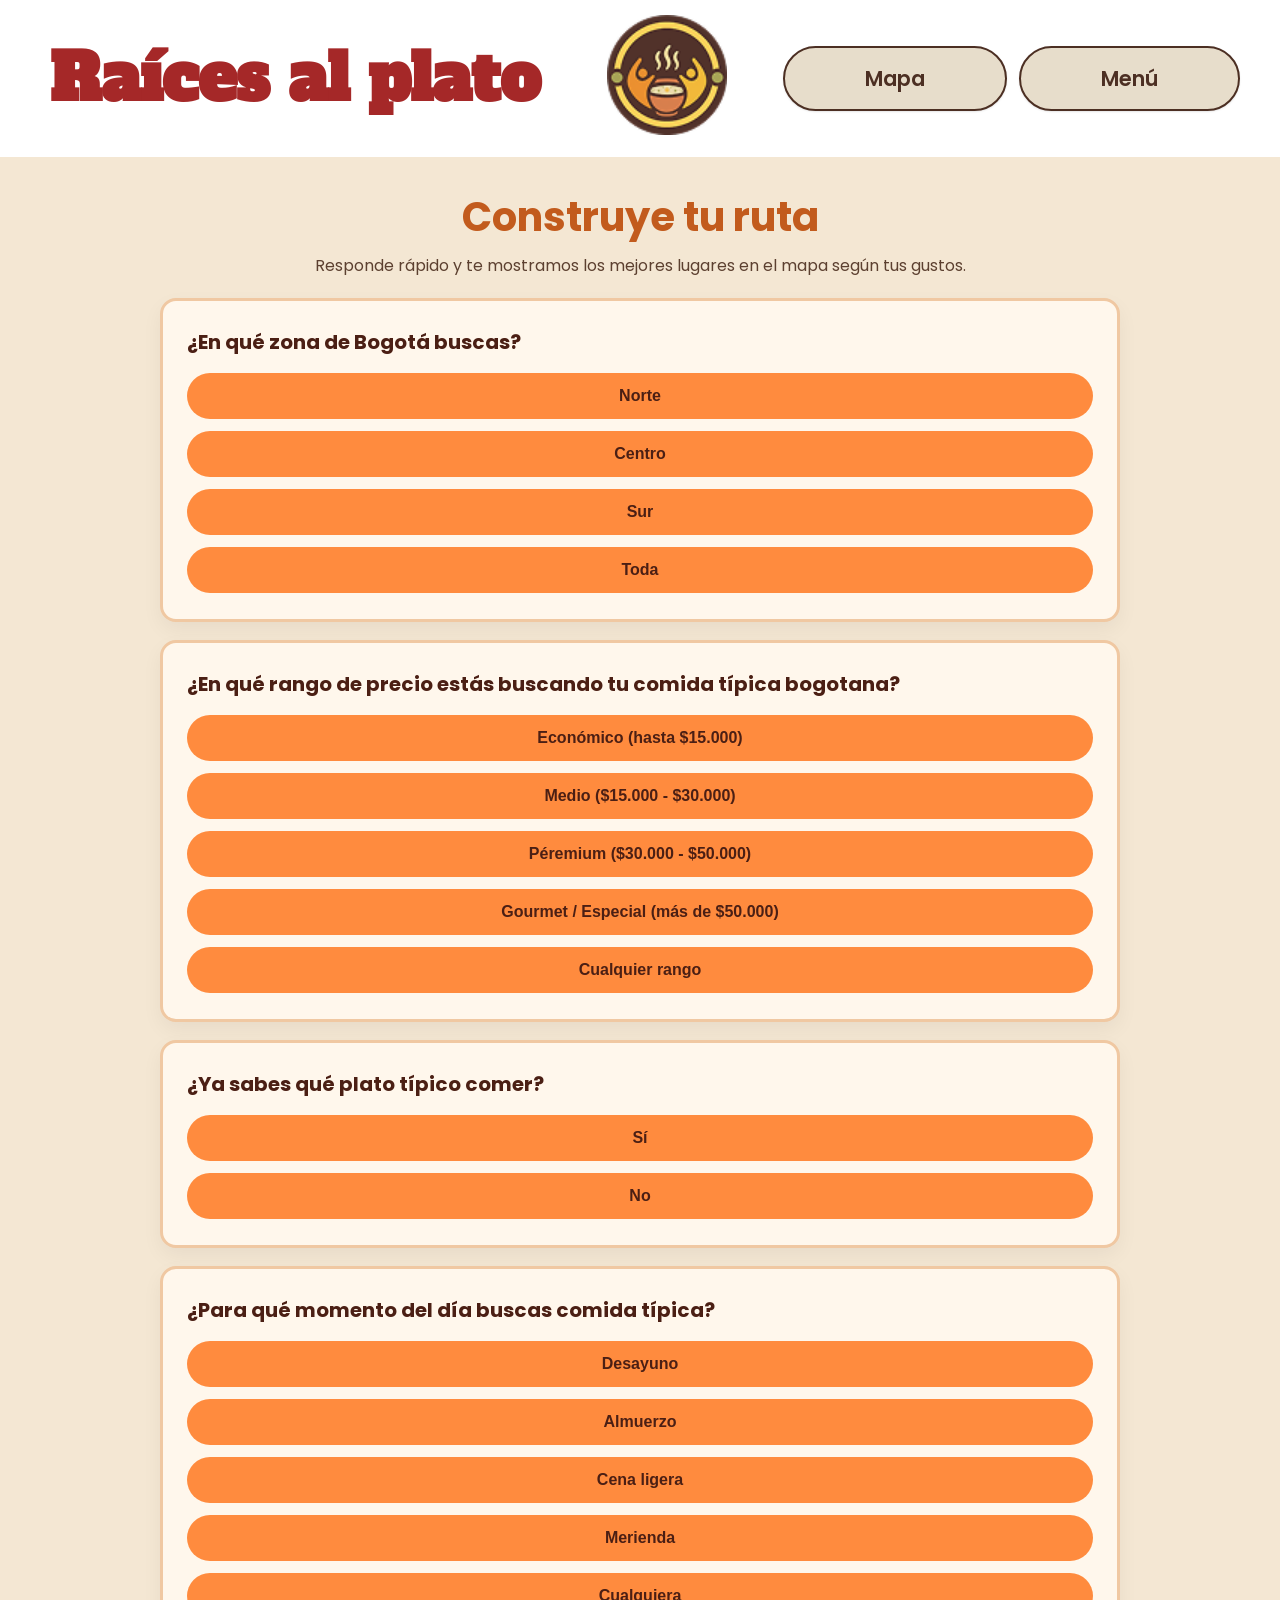
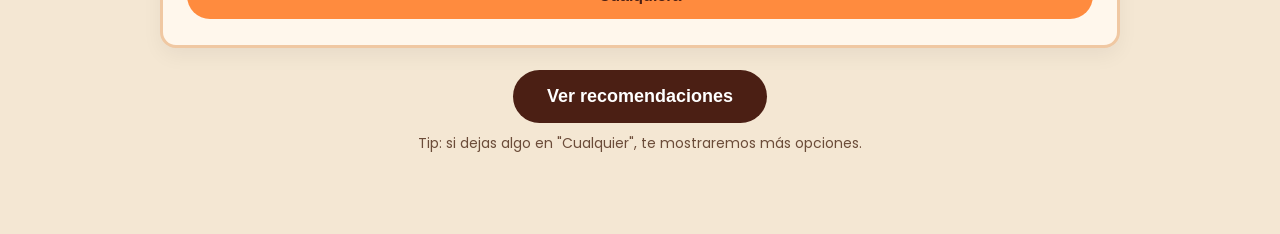
<file: encuesta.html>
<!DOCTYPE html>
<html lang="es">
<head>
  <meta charset="UTF-8">
  <meta name="viewport" content="width=device-width, initial-scale=1.0">
  <title>Guía inicial - Raíces al plato</title>
  <link rel="stylesheet" href="estilos/header.css">
  <link rel="stylesheet" href="estilos/encuesta.css">
  <link href="https://fonts.googleapis.com/css2?family=Poppins:wght@500;600&display=swap" rel="stylesheet">
  <link href="https://fonts.googleapis.com/css2?family=Alfa+Slab+One&family=Comme:wght@100..900&family=Lato:ital,wght@0,100;0,300;0,400;0,700;0,900;1,100;1,300;1,400;1,700;1,900&display=swap" rel="stylesheet">
</head>
<body>
  <header>
    <div class="titulo">
      <h1>Raíces al plato</h1>
    </div>
    <div class="logo">
      <a href="index.html">
        <img src="imagenes/logo.png" alt="Logo Raíces al Plato">
      </a>
    </div>
    <nav>
      <button onclick="location.href='mapa.html'">Mapa</button>
      <button onclick="location.href='menu.html'">Menú</button>
    </nav>
  </header>

  <main class="encuesta">
    <section class="intro">
      <h1>Construye tu ruta</h1>
      <p>Responde rápido y te mostramos los mejores lugares en el mapa según tus gustos.</p>
    </section>

    <section class="pregunta">
      <h2>¿En qué zona de Bogotá buscas?</h2>
      <div class="opciones" data-group="zona">
        <button class="pill" data-group="zona" data-value="norte">Norte</button>
        <button class="pill" data-group="zona" data-value="centro">Centro</button>
        <button class="pill" data-group="zona" data-value="sur">Sur</button>
        <button class="pill" data-group="zona" data-value="toda">Toda</button>
      </div>
    </section>

    <section class="pregunta">
      <h2>¿En qué rango de precio estás buscando tu comida típica bogotana?</h2>
      <div class="opciones">
        <button class="pill" data-group="precio" data-value="economico">Económico (hasta $15.000)</button>
        <button class="pill" data-group="precio" data-value="medio">Medio ($15.000 - $30.000)</button>
        <button class="pill" data-group="precio" data-value="premium">Péremium ($30.000 - $50.000)</button>
        <button class="pill" data-group="precio" data-value="gourmet">Gourmet / Especial (más de $50.000)</button>
        <button class="pill" data-group="precio" data-value="cualquier">Cualquier rango</button>
      </div>
    </section>

    <section class="pregunta">
      <h2>¿Ya sabes qué plato típico comer?</h2>
      <div class="opciones">
        <button class="pill" data-group="plato" data-value="si">Sí</button>
        <button class="pill" data-group="plato" data-value="no">No</button>
      </div>
    </section>

    <section class="pregunta">
      <h2>¿Para qué momento del día buscas comida típica?</h2>
      <div class="opciones">
        <button class="pill" data-group="momento" data-value="desayuno">Desayuno</button>
        <button class="pill" data-group="momento" data-value="almuerzo">Almuerzo</button>
        <button class="pill" data-group="momento" data-value="cena">Cena ligera</button>
        <button class="pill" data-group="momento" data-value="merienda">Merienda</button>
        <button class="pill" data-group="momento" data-value="cualquier">Cualquiera</button>
      </div>
    </section>

    <div class="acciones">
      <button class="boton-principal" id="btn-enviar">Ver recomendaciones</button>
      <p class="nota">Tip: si dejas algo en "Cualquier", te mostraremos más opciones.</p>
    </div>
  </main>

  <script>
    const estado = {
      zona: null,
      precio: null,
      plato: null,
      momento: null,
    };

    function marcarSeleccion(grupo, valor, boton) {
      document.querySelectorAll(`[data-group="${grupo}"]`).forEach(b => b.classList.remove("seleccionado"));
      boton.classList.add("seleccionado");
      estado[grupo] = valor;
    }

    document.querySelectorAll("[data-group]").forEach(boton => {
      boton.addEventListener("click", () => {
        const grupo = boton.dataset.group;
        const valor = boton.dataset.value;
        marcarSeleccion(grupo, valor, boton);
      });
    });

    document.getElementById("btn-enviar").addEventListener("click", () => {
      const params = new URLSearchParams({
        zona: estado.zona || "toda",
        precio: estado.precio || "cualquier",
        plato: estado.plato || "cualquiera",
        momento: estado.momento || "cualquier",
      });
      window.location.href = `mapa.html?${params.toString()}`;
    });
  </script>
</body>
</html>
</file>
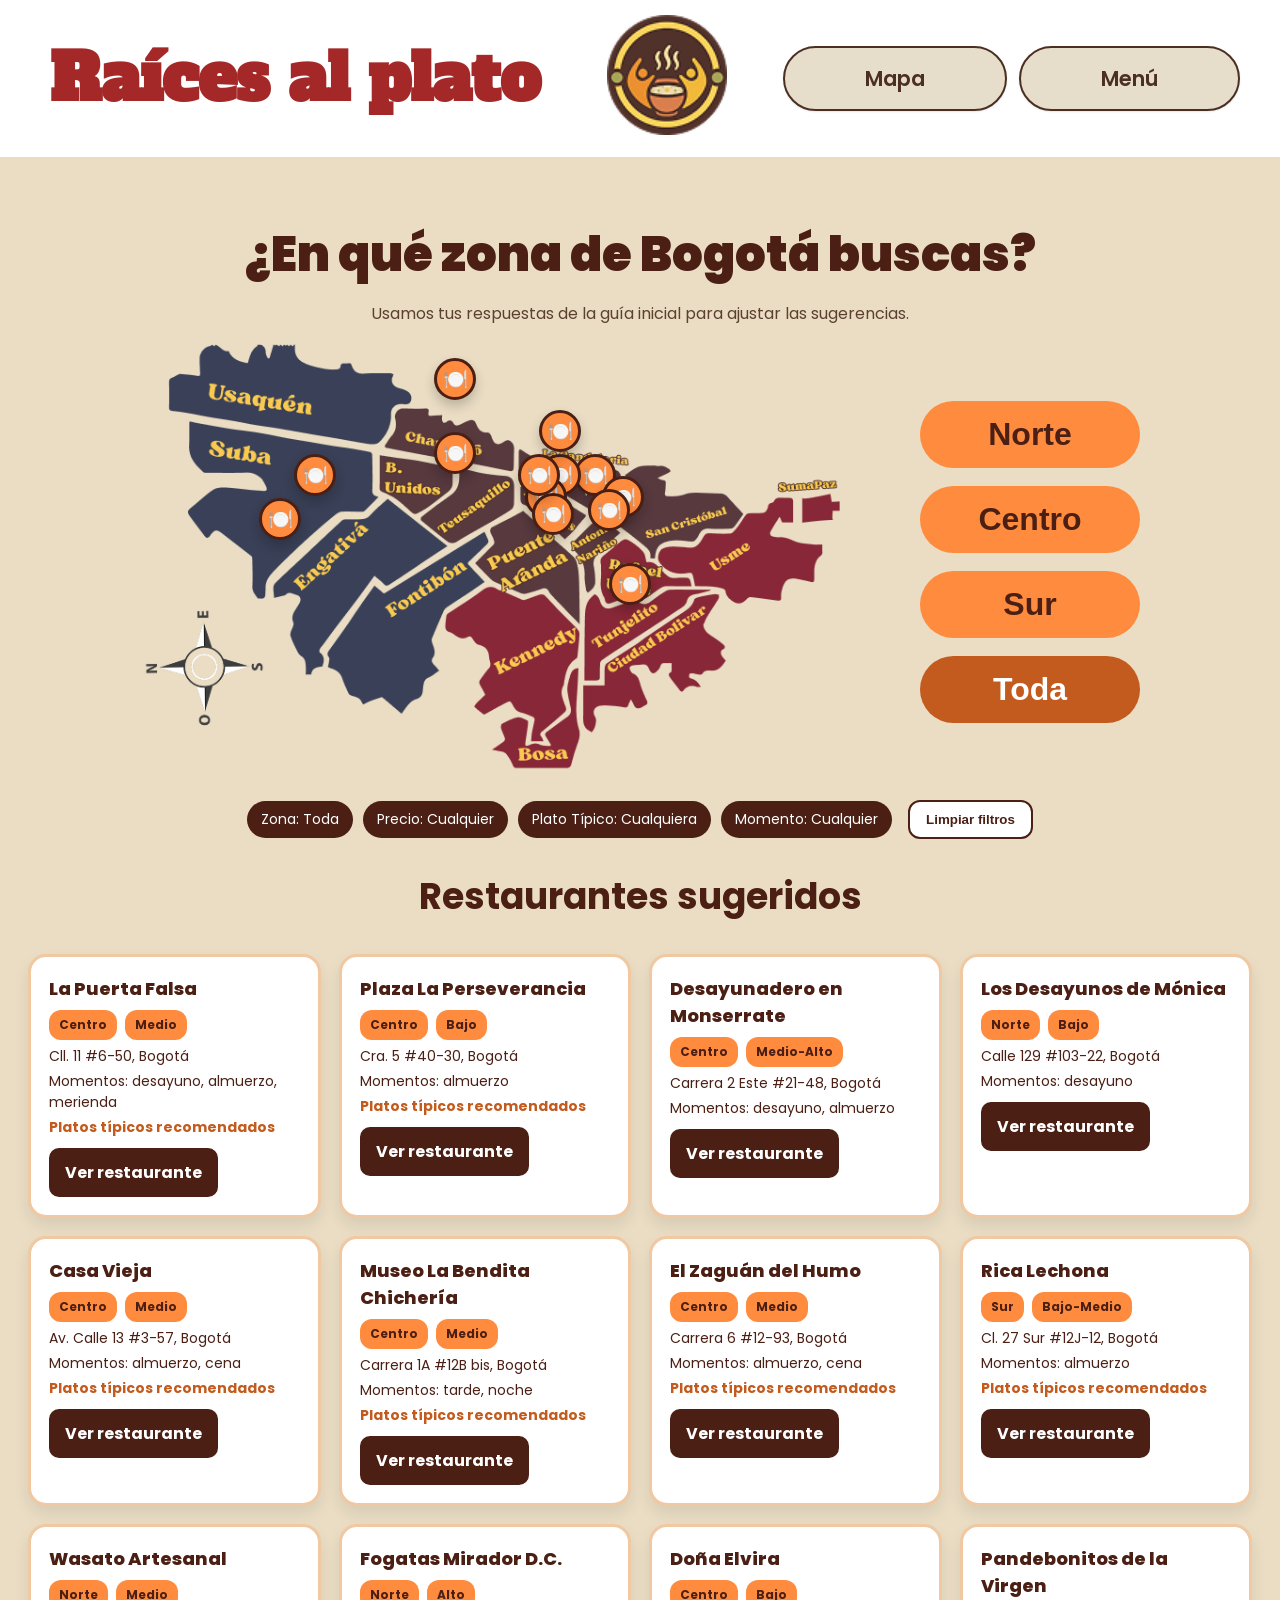
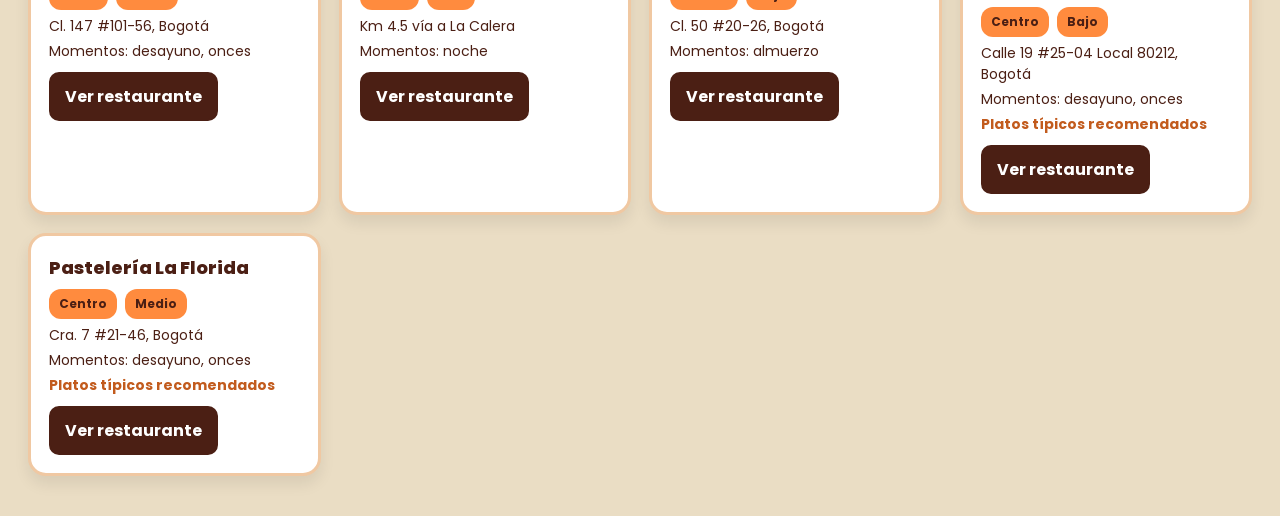
<file: mapa.html>
<!DOCTYPE html>
<html lang="es">
<head>
  <meta charset="UTF-8">
  <meta name="viewport" content="width=device-width, initial-scale=1.0">
  <title>Raíces al plato</title>
  
  <link rel="stylesheet" href="https://cdnjs.cloudflare.com/ajax/libs/font-awesome/6.5.0/css/all.min.css">
  <link rel="stylesheet" href="estilos/header.css">
  <link rel="stylesheet" href="estilos/mapa.css">
  <link href="https://fonts.googleapis.com/css2?family=Poppins:wght@500;600&display=swap" rel="stylesheet">
  <link href="https://fonts.googleapis.com/css2?family=Alfa+Slab+One&family=Comme:wght@100..900&family=Lato:ital,wght@0,100;0,300;0,400;0,700;0,900;1,100;1,300;1,400;1,700;1,900&display=swap" rel="stylesheet">
</head>

<body>
  <header>
    <div class="titulo">
      <h1>Raíces al plato</h1>
    </div>

    <div class="logo">
      <a href="index.html">
        <img src="imagenes/logo.png" alt="Logo Raíces al Plato">
      </a>
    </div>

    <nav>
      <button onclick="window.location.href='mapa.html'">Mapa</button>
      <button onclick="window.location.href='menu.html'">Menú</button>
    </nav>
  </header>

  <div class="zona-container">
    <h1 class="title">¿En qué zona de Bogotá buscas?</h1>
    <p class="sub">Usamos tus respuestas de la guía inicial para ajustar las sugerencias.</p>

    <div class="contenido">
        <div class="mapa">
            <img id="mapa-img" src="imagenes/Mapadividido.png" class="mapa-base" alt="Mapa de Bogotá">
            <div id="mapa-puntos" class="mapa-puntos"></div>
        </div>

        <div class="botones">
            <button id="btn-norte" onclick="cambiarZona('norte')">Norte</button>
            <button id="btn-centro" onclick="cambiarZona('centro')">Centro</button>
            <button id="btn-sur" onclick="cambiarZona('sur')">Sur</button>
            <button id="btn-toda" onclick="cambiarZona('toda')">Toda</button>
        </div>
    </div>

    <div id="restaurante-detalle" class="detalle" hidden>
      <div class="detalle-nombre" id="detalle-nombre"></div>
      <div class="detalle-meta" id="detalle-meta"></div>
      <div class="detalle-dir" id="detalle-dir"></div>
      <div class="detalle-momentos" id="detalle-momentos"></div>
      <a id="detalle-link" class="btn-link" href="#">Ver restaurante</a>
    </div>
  </div>

  <section class="filtros-panel">
    <div class="filtros-resumen" id="filtros-resumen"></div>
    <button class="boton-reset" onclick="limpiarFiltros()">Limpiar filtros</button>
  </section>

  <section>
    <h2 class="title-sec">Restaurantes sugeridos</h2>
    <div id="restaurantes" class="restaurantes-grid"></div>
  </section>

<script>
let RESTAURANTES = [];

const filtros = {
  zona: "toda",
  precio: "cualquier",
  plato: "cualquiera",
  momento: "cualquier"
};

function leerFiltros() {
  const params = new URLSearchParams(window.location.search);
  filtros.zona = params.get("zona") || "toda";
  filtros.precio = params.get("precio") || "cualquier";
  filtros.plato = params.get("plato") || "cualquiera";
  filtros.momento = params.get("momento") || "cualquier";
}

function syncURL() {
  const params = new URLSearchParams(filtros);
  const nueva = `${window.location.pathname}?${params.toString()}`;
  window.history.replaceState({}, "", nueva);
}

function filtrarRestaurantes() {
  const { zona, precio, plato, momento } = filtros;
  return RESTAURANTES.filter(r => {
    const zonaOk = zona === "toda" || r.zona === zona;
    const precioOk = precio === "cualquier" || r.precio === precio;
    const momentoOk = momento === "cualquier" || r.momentos.includes(momento);
    const platoOk = plato !== "si" || r.platoIconico;
    return zonaOk && precioOk && momentoOk && platoOk;
  });
}

function renderRestaurantes() {
  const contenedor = document.getElementById("restaurantes");
  const lista = filtrarRestaurantes();

  if (!lista.length) {
    contenedor.innerHTML = `<div class="empty">No encontramos restaurantes con esos filtros. Prueba cambiarlos.</div>`;
    document.getElementById("mapa-puntos").innerHTML = "";
    document.getElementById("restaurante-detalle").hidden = true;
    return;
  }

  contenedor.innerHTML = lista.map(r => `
    <article class="card">
      <div class="card-title">${r.nombre}</div>
      <div class="card-meta">
        <span class="badge">${r.zona}</span>
        <span class="badge">${r.precio}</span>
      </div>
      <p class="card-dir">${r.direccion}</p>
      <p class="card-momentos">Momentos: ${r.momentos.join(", ")}</p>
      ${r.platoIconico ? `<p class="card-tip">Platos típicos recomendados</p>` : ``}
      <div class="card-actions">
        <a class="btn-link" href="restaurante.html?id=${r.id}">Ver restaurante</a>
      </div>
    </article>
  `).join("");

  renderPuntos(lista);
}

function renderPuntos(lista) {
  const cont = document.getElementById("mapa-puntos");
  cont.innerHTML = "";
  lista.forEach(r => {
    const btn = document.createElement("button");
    const tipoClase = r.tipo === "bebida" ? "punto-bebida" : "punto-comida";
    btn.className = `punto ${tipoClase}`;
    btn.style.left = `${r.coord.x}%`;
    btn.style.top = `${r.coord.y}%`;
    btn.title = r.nombre;
    if (r.icon) {
      btn.style.backgroundImage = `url(${r.icon})`;
    } else {
      btn.textContent = r.tipo === "bebida" ? "🥤" : "🍽️";
    }
    btn.addEventListener("click", () => mostrarDetalle(r));
    cont.appendChild(btn);
  });
}

function mostrarDetalle(rest) {
  document.getElementById("detalle-nombre").innerText = rest.nombre;
  const tipo = rest.tipo === "bebida" ? "Bebidas / Postres" : "Comida típica";
  document.getElementById("detalle-meta").innerText = `Zona: ${rest.zona} | Precio: ${rest.precio} | ${tipo}`;
  document.getElementById("detalle-dir").innerText = rest.direccion;
  document.getElementById("detalle-momentos").innerText = `Momentos: ${rest.momentos.join(", ")}`;
  const link = document.getElementById("detalle-link");
  if (link) link.href = `restaurante.html?id=${rest.id}`;
  document.getElementById("restaurante-detalle").hidden = false;
}

function renderResumen() {
  const resumen = document.getElementById("filtros-resumen");
  resumen.innerHTML = `
    <span class="tag">Zona: ${filtros.zona}</span>
    <span class="tag">Precio: ${filtros.precio}</span>
    <span class="tag">Plato típico: ${filtros.plato}</span>
    <span class="tag">Momento: ${filtros.momento}</span>
  `;

  document.querySelectorAll(".botones button").forEach(btn => btn.classList.remove("activo"));
  const currentBtn = document.getElementById(`btn-${filtros.zona}`);
  if (currentBtn) currentBtn.classList.add("activo");
}

function cambiarZona(zona) {
  filtros.zona = zona;
  syncURL();
  renderResumen();
  renderRestaurantes();
}

function limpiarFiltros() {
  filtros.zona = "toda";
  filtros.precio = "cualquier";
  filtros.plato = "cualquiera";
  filtros.momento = "cualquier";
  syncURL();
  renderResumen();
  renderRestaurantes();
}

async function cargarRestaurantes() {
  try {
    const resp = await fetch("data/restaurantes.json");
    RESTAURANTES = await resp.json();
    renderResumen();
    renderRestaurantes();
  } catch (e) {
    console.error("Error cargando restaurantes", e);
  }
}

leerFiltros();
cargarRestaurantes();
</script>

</body>
</html>
</file>
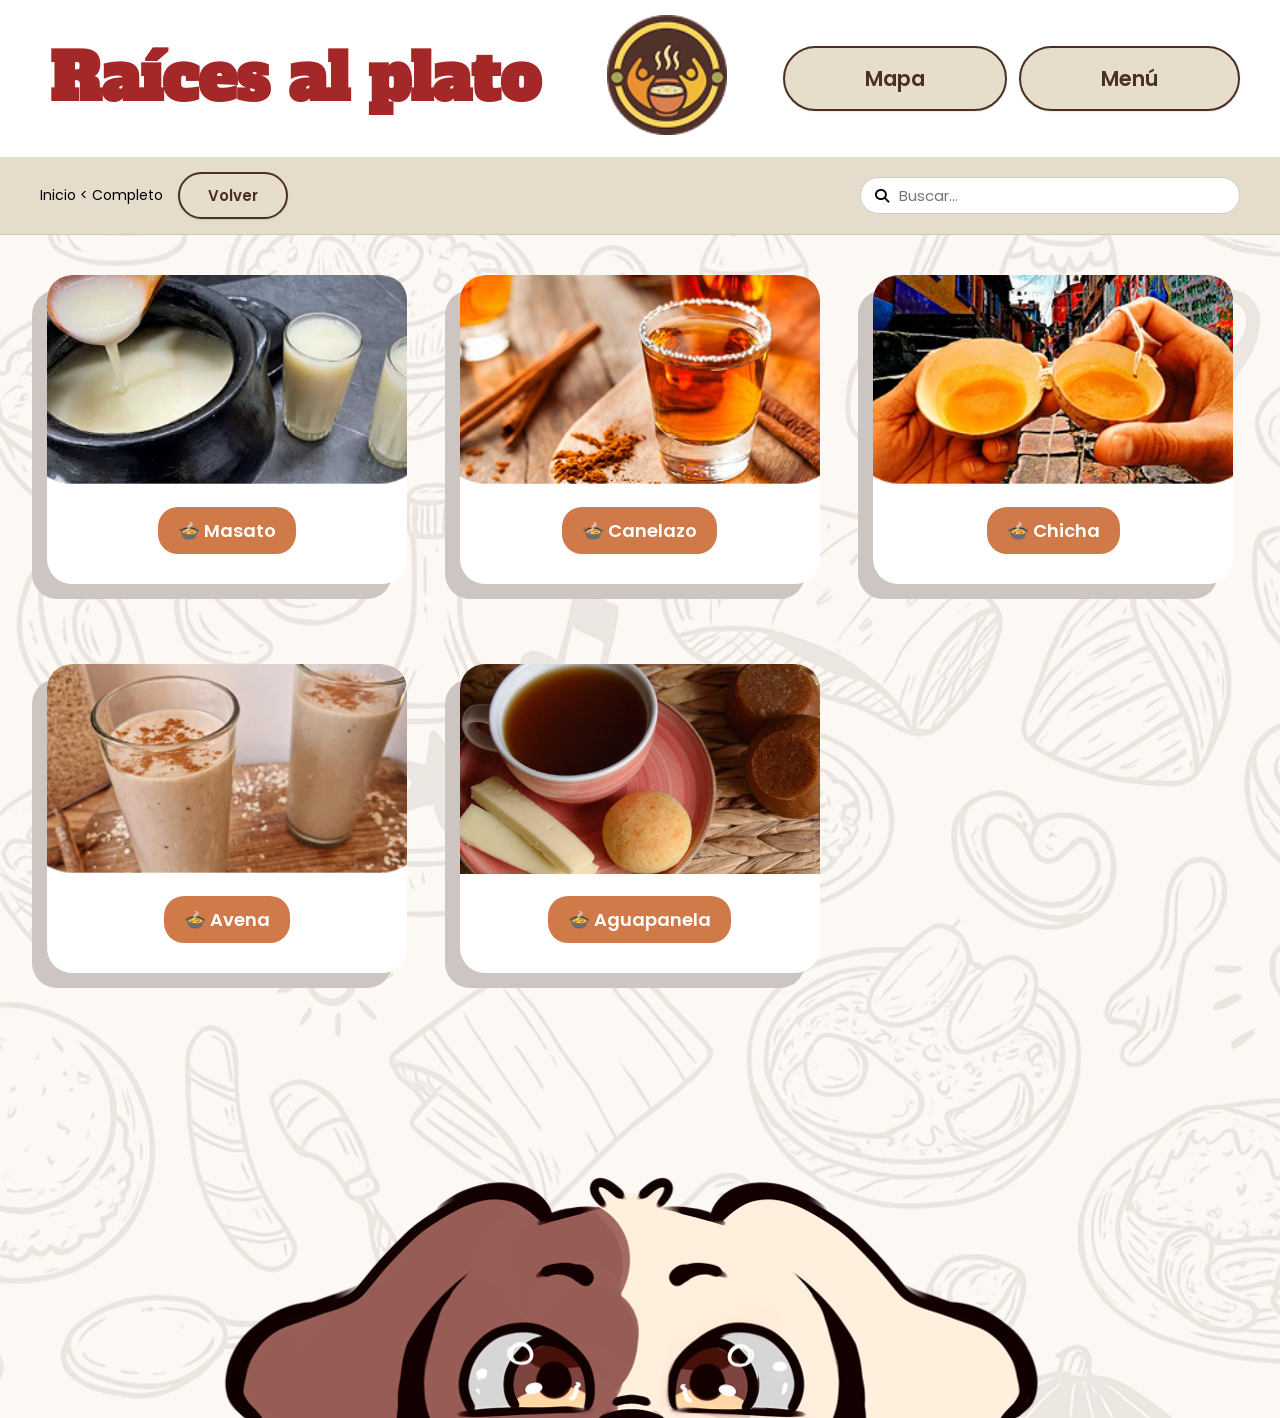
<file: menubebida.html>
<!DOCTYPE html>
<html lang="es">
<head>
  <meta charset="UTF-8" />
  <meta name="viewport" content="width=device-width, initial-scale=1.0" />
  <title>Raíces al plato</title>
  
  <link rel="stylesheet" href="https://cdnjs.cloudflare.com/ajax/libs/font-awesome/6.5.0/css/all.min.css">
  <link rel="stylesheet" href="https://cdnjs.cloudflare.com/ajax/libs/font-awesome/6.5.0/css/all.min.css">
  <link rel="stylesheet" href="estilos/header.css" />
    <link rel="stylesheet" href="estilos/menu.css" />
  <!-- Fuente decorativa similar al diseño -->
   <link href="https://fonts.googleapis.com/css2?family=Poppins:wght@500;600&display=swap" rel="stylesheet">
  <link href="https://fonts.googleapis.com/css2?family=Alfa+Slab+One&family=Comme:wght@100..900&family=Lato:ital,wght@0,100;0,300;0,400;0,700;0,900;1,100;1,300;1,400;1,700;1,900&display=swap" rel="stylesheet">
  <header>
    <div class="titulo">
      <h1>Raíces al plato</h1>
    </div>

    <div class="logo">
  <a href="index.html">   <!-- 👈 cambia esto por la página que quieras -->
    <img src="imagenes/logo.png" alt="Logo Raíces al Plato" />
  </a>
</div>

   <nav>
       <button onclick="irA('mapa.html')">Mapa</button>
        <button onclick="irA('menu.html')">Menú</button>
    </nav>
  </header>
<body>
 <div class="subnav">
Inicio &lt; Completo
<button class="filter-btn" onclick="irA('menu.html')">Volver</button>


<div class="search-box">
   <i class="fa-solid fa-magnifying-glass"></i>
    <input type="text" placeholder="Buscar..." />
   
</div>

</div>


<div class="grid">
<!-- Example Item -->
<div class="item">
<img src="imagenes/masato.png" alt="Masato" />
<button onclick="irA('producto.html?item=masato')">🍲 Masato</button>
</div>


<div class="item">
<img src="imagenes/canelazo.png" alt="Canelazo" />
<button onclick="irA('producto.html?item=canelazo')">🍲 Canelazo</button>
</div>


<div class="item">
<img src="imagenes/chica.png" alt="Chicha" />
<button onclick="irA('producto.html?item=chicha')">🍲 Chicha</button>
</div>


<!-- Continúa llenando los demás items exactamente igual -->
</div>
<div class="grid">
<!-- Example Item -->
<div class="item">
<img src="imagenes/avena.png" alt="Avena" />
<button onclick="irA('producto.html?item=avena')">🍲 Avena</button>
</div>

<div class="item">
<img src="imagenes/aguapanela2.jpeg" alt="Aguapanela" />
<button onclick="irA('producto.html?item=aguapanela')">🍲 Aguapanela</button>
</div>
<!-- Continúa llenando los demás items exactamente igual -->
</div>


<div class="bottom-dog">
<img src="imagenes/footer.png" alt="Perro" width="500" />
</div>


</body>
</html>
<script>
  function irA(pagina) {
    window.location.href = pagina;
  }
</script>
</file>
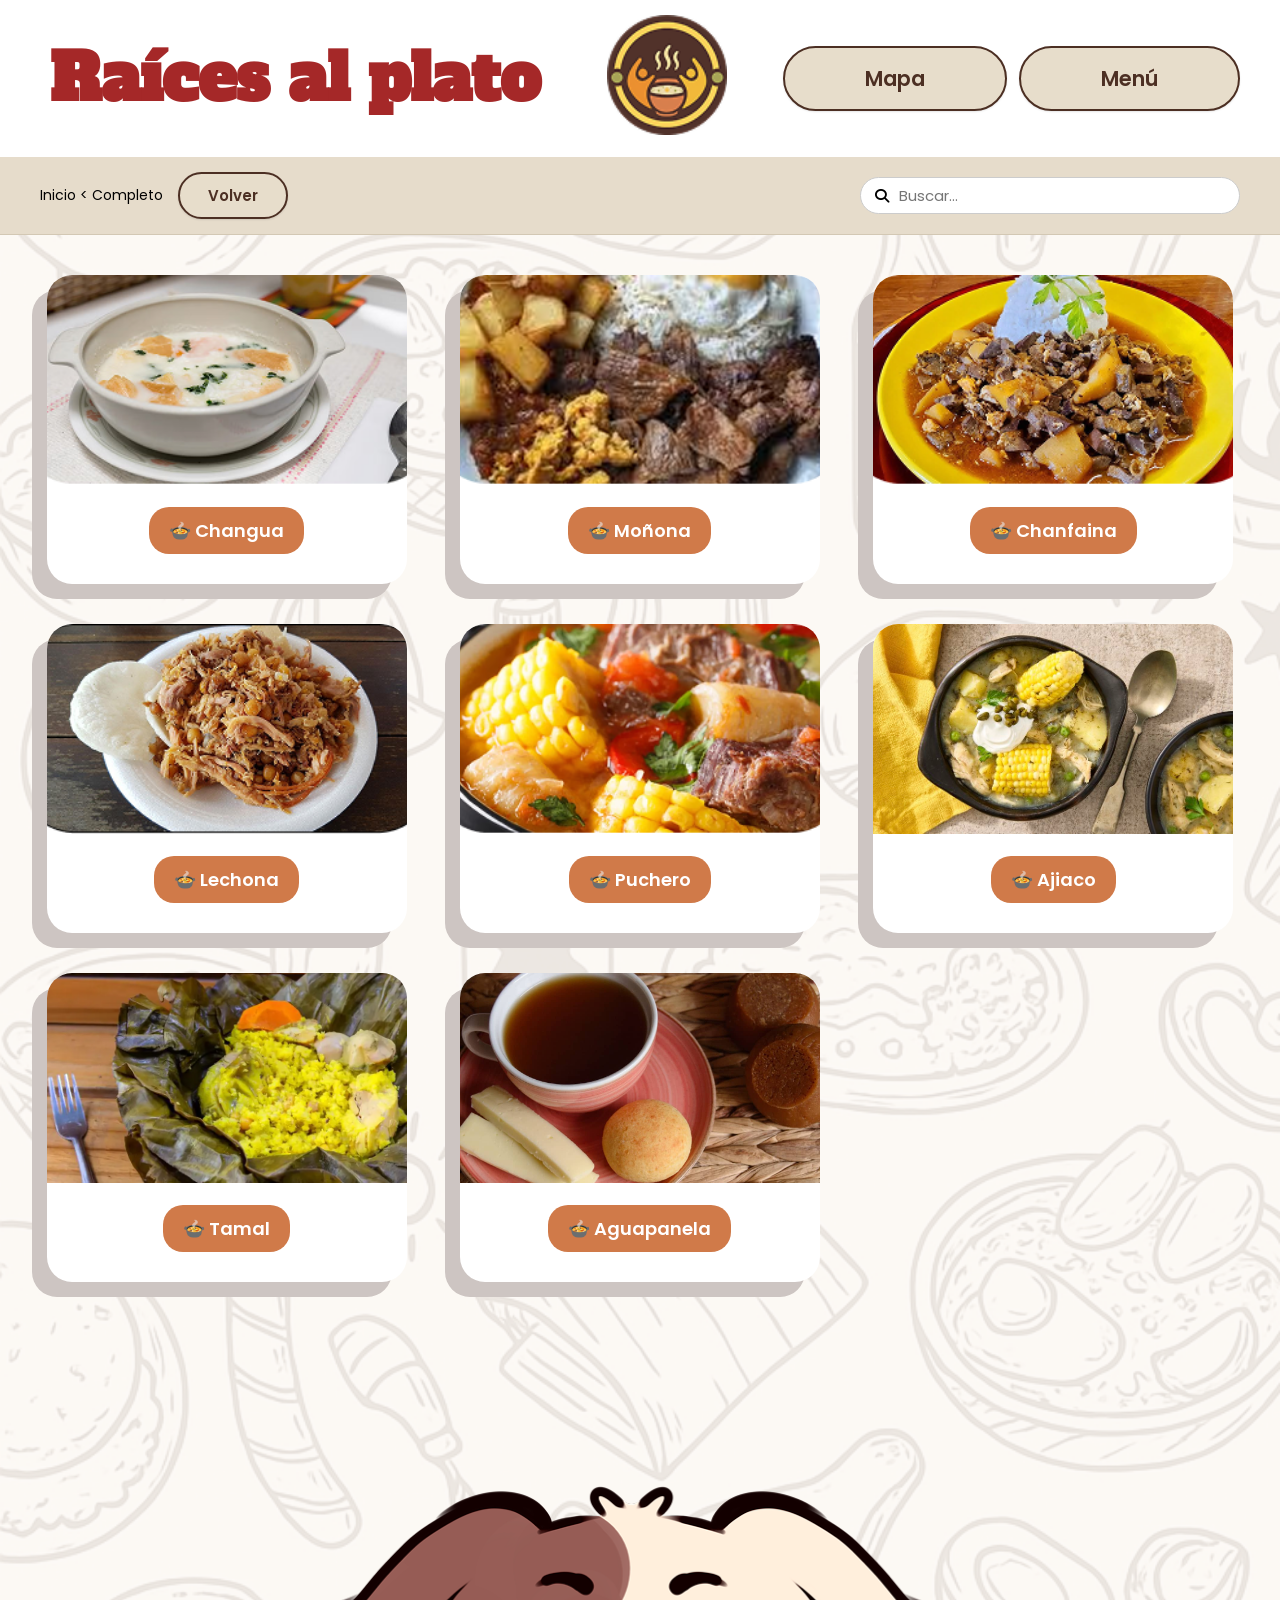
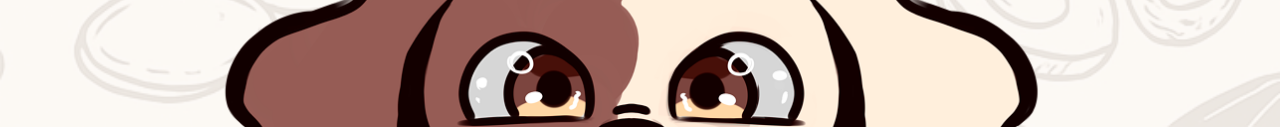
<file: menucomida.html>
<!DOCTYPE html>
<html lang="es">

<head>
  <meta charset="UTF-8" />
  <meta name="viewport" content="width=device-width, initial-scale=1.0" />
  <title>Raíces al plato</title>

  <link rel="stylesheet" href="https://cdnjs.cloudflare.com/ajax/libs/font-awesome/6.5.0/css/all.min.css">
  <link rel="stylesheet" href="https://cdnjs.cloudflare.com/ajax/libs/font-awesome/6.5.0/css/all.min.css">
  <link rel="stylesheet" href="estilos/header.css" />
  <link rel="stylesheet" href="estilos/menu.css" />
  <!-- Fuente decorativa similar al diseño -->
   <link href="https://fonts.googleapis.com/css2?family=Poppins:wght@500;600&display=swap" rel="stylesheet">
  <link href="https://fonts.googleapis.com/css2?family=Alfa+Slab+One&family=Comme:wght@100..900&family=Lato:ital,wght@0,100;0,300;0,400;0,700;0,900;1,100;1,300;1,400;1,700;1,900&display=swap" rel="stylesheet">
  <header>
    <div class="titulo">
      <h1>Raíces al plato</h1>
    </div>

    <div class="logo">
      <img src="imagenes/logo.png" alt="Logo Raíces al Plato" />
    </div>

    <nav>
      <button onclick="irA('mapa.html')">Mapa</button>
      <button onclick="irA('menu.html')">Menú</button>
    </nav>
  </header>

<body>
  <div class="subnav">
    Inicio &lt; Completo
    <button class="filter-btn" onclick="irA('menu.html')">Volver</button>


    <div class="search-box">
      <i class="fa-solid fa-magnifying-glass"></i>
      <input type="text" placeholder="Buscar..." />

    </div>

  </div>


  <div class="grid">

    <div class="item">
      <img src="imagenes/hangua.png" alt="Changua" />
      <button onclick="irA('producto.html?item=changua')">🍲 Changua</button>
    </div>

    <div class="item">
      <img src="imagenes/moñona.png" alt="Moñona" />
      <button onclick="irA('producto.html?item=moñona')">🍲 Moñona</button>
    </div>

    <div class="item">
      <img src="imagenes/chanfaina.png" alt="Chanfaina" />
      <button onclick="irA('producto.html?item=chanfaina')">🍲 Chanfaina</button>
    </div>

    <div class="item">
      <img src="imagenes/lechona.png" alt="Lechona" />
      <button onclick="irA('producto.html?item=lechona')">🍲 Lechona</button>
    </div>

    <div class="item">
      <img src="imagenes/puchero.png" alt="Puchero" />
      <button onclick="irA('producto.html?item=puchero')">🍲 Puchero</button>
    </div>
    <div class="item">
      <img src="imagenes/ajiaco2.jpeg" alt="Ajiaco" />
      <button onclick="irA('producto.html?item=ajiaco')">🍲 Ajiaco</button>
    </div>


    <div class="item">
      <img src="imagenes/tamal.webp" alt="Tamal" />
      <button onclick="irA('producto.html?item=tamal')">🍲 Tamal</button>
    </div>


    <div class="item">
      <img src="imagenes/aguapanela2.jpeg" alt="Aguapanela" />
      <button onclick="irA('producto.html?item=aguapanela')">🍲 Aguapanela</button>
    </div>

  </div>

  <div class="bottom-dog">
    <img src="imagenes/footer.png" alt="Perro" width="500" />
  </div>


</body>

</html>
<script>
  function irA(pagina) {
    window.location.href = pagina;
  }
</script>
</file>
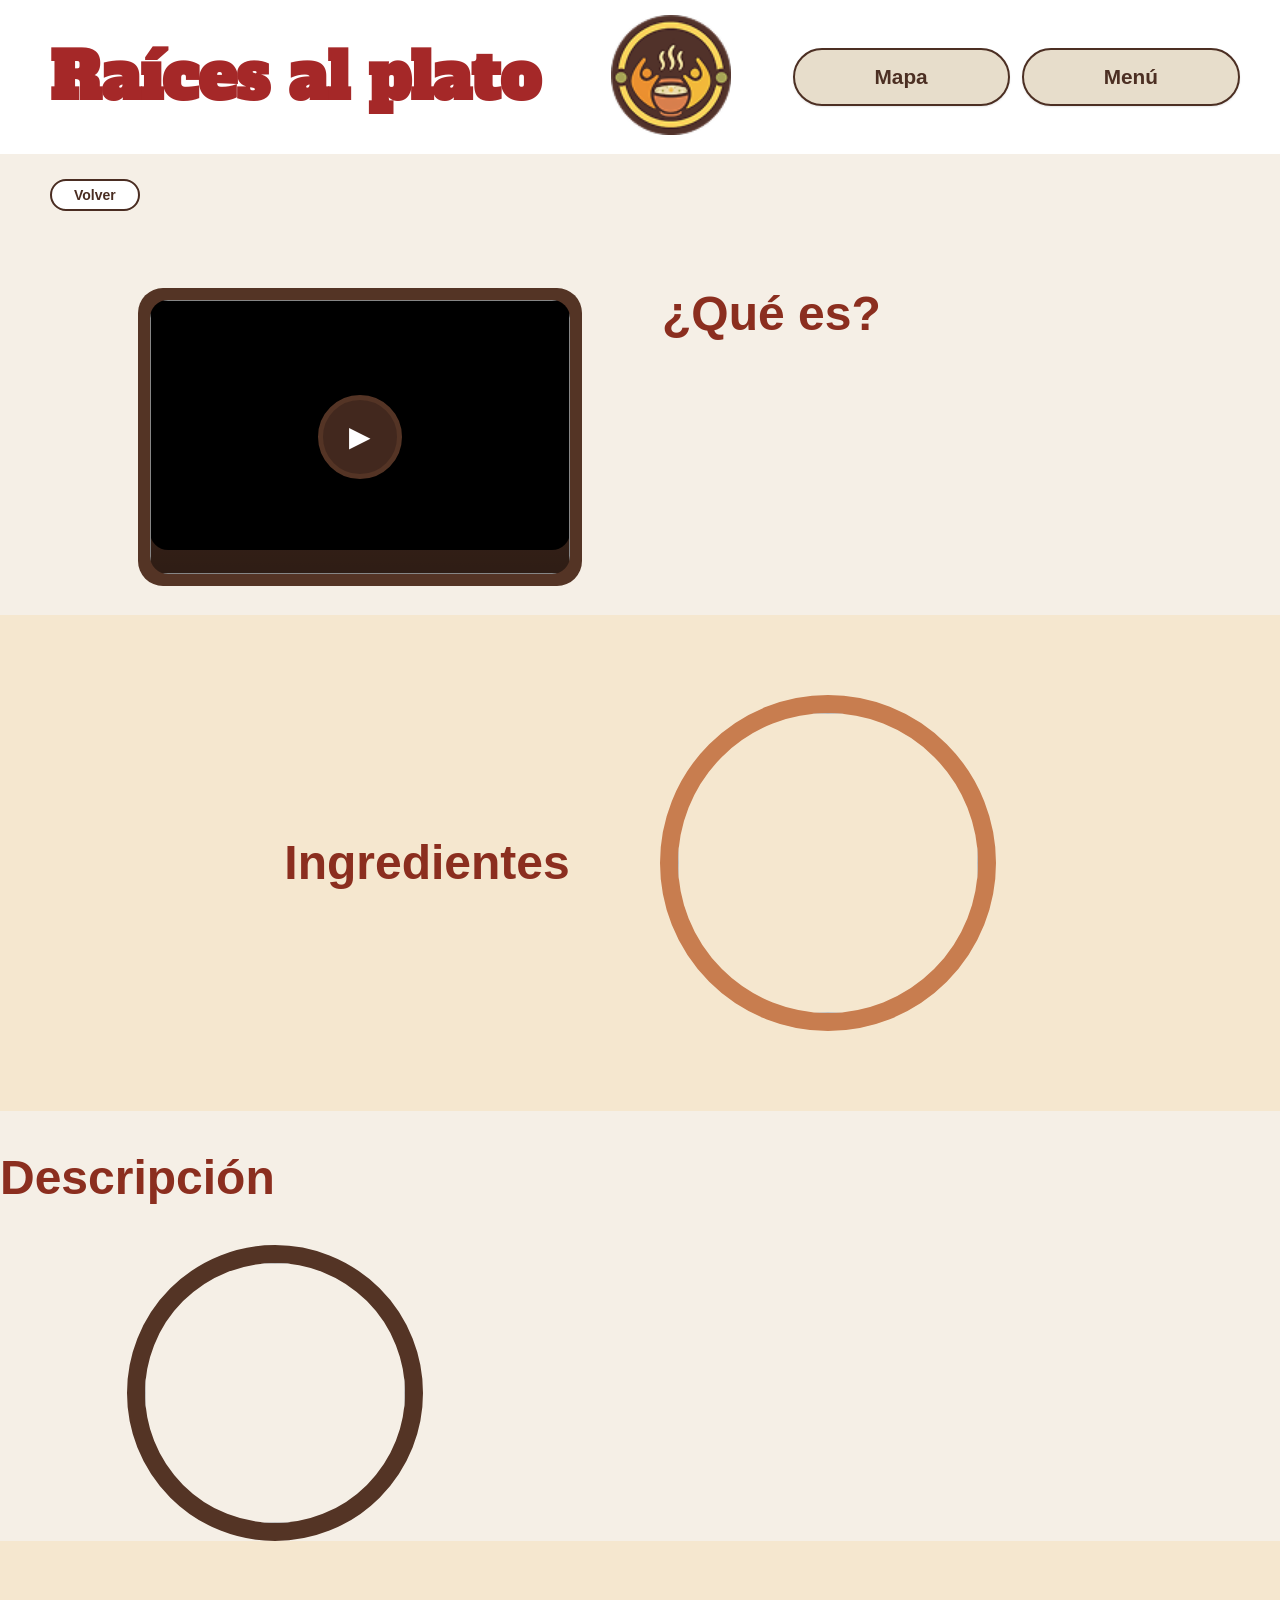
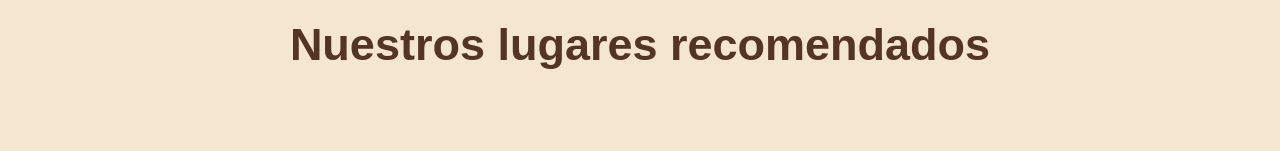
<file: producto.html>
<!DOCTYPE html>
<html lang="es">
<head>
  <meta charset="UTF-8" />
  <meta name="viewport" content="width=device-width, initial-scale=1.0" />
  <title id="producto-title">Raíces al plato</title>
  <link href="https://fonts.googleapis.com/css2?family=Alfa+Slab+One&family=Comme:wght@100..900&family=Lato:ital,wght@0,100;0,300;0,400;0,700;0,900;1,100;1,300;1,400;1,700;1,900&display=swap" rel="stylesheet">
  <link rel="stylesheet" href="estilos/header.css" />
  <link rel="stylesheet" href="estilos/changua.css" />
</head>

<body>

<header>
  <div class="titulo"><h1>Raíces al plato</h1></div>
  <div class="logo">
      <a href="index.html">
        <img src="imagenes/logo.png" alt="Logo Raíces al Plato">
      </a>
    </div>
  <nav>
    <button onclick="irA('mapa.html')">Mapa</button>
    <button onclick="irA('menu.html')">Menú</button>
  </nav>
</header>

<div class="pagina-producto">

    <div class="breadcrumb">
        <button class="volver" onclick="history.back()">Volver</button>
        <span id="breadcrumb"></span>
    </div>

    <section class="intro">
        <div class="titulo-video">
            <h2 id="titulo-producto"></h2>

            <div class="video-card" id="video-card">
                <video id="product-video" class="video-player" playsinline preload="none"></video>
                <iframe id="product-yt" class="video-player video-player--yt" allow="accelerometer; autoplay; clipboard-write; encrypted-media; gyroscope; picture-in-picture" allowfullscreen></iframe>
                <div class="video-overlay" id="video-overlay">
                    <img id="video-thumb" class="video-img">
                    <div class="play-btn">&#9654;</div>
                </div>
            </div>

            <img id="dog1" class="dog-sticker">
        </div>

        <div class="descripcion">
            <h2>¿Qué es?</h2>
            <p id="texto-que-es"></p>
        </div>
    </section>

    <section class="ingredientes">
        <div>
            <h2>Ingredientes</h2>
            <ul id="lista-ingredientes"></ul>
        </div>

        <img id="img1" class="img-rounded">
    </section>

    <section class="descripcion-final">
        <h2>Descripción</h2>

        <div class="descripcion-content">
            <img id="img2" class="img-gear">
            <p id="texto-descripcion"></p>
        </div>

        <img id="dog2" class="dog-big">
    </section>

    <section class="lugares">
        <h2>Nuestros lugares recomendados</h2>
        <div class="tarjetas" id="tarjetas-lugares"></div>
    </section>

</div>

<script src="js/producto.js"></script>
</body>
</html>
<script>
  function irA(ruta) {
    window.location.href = ruta;
  }
</script>
</file>
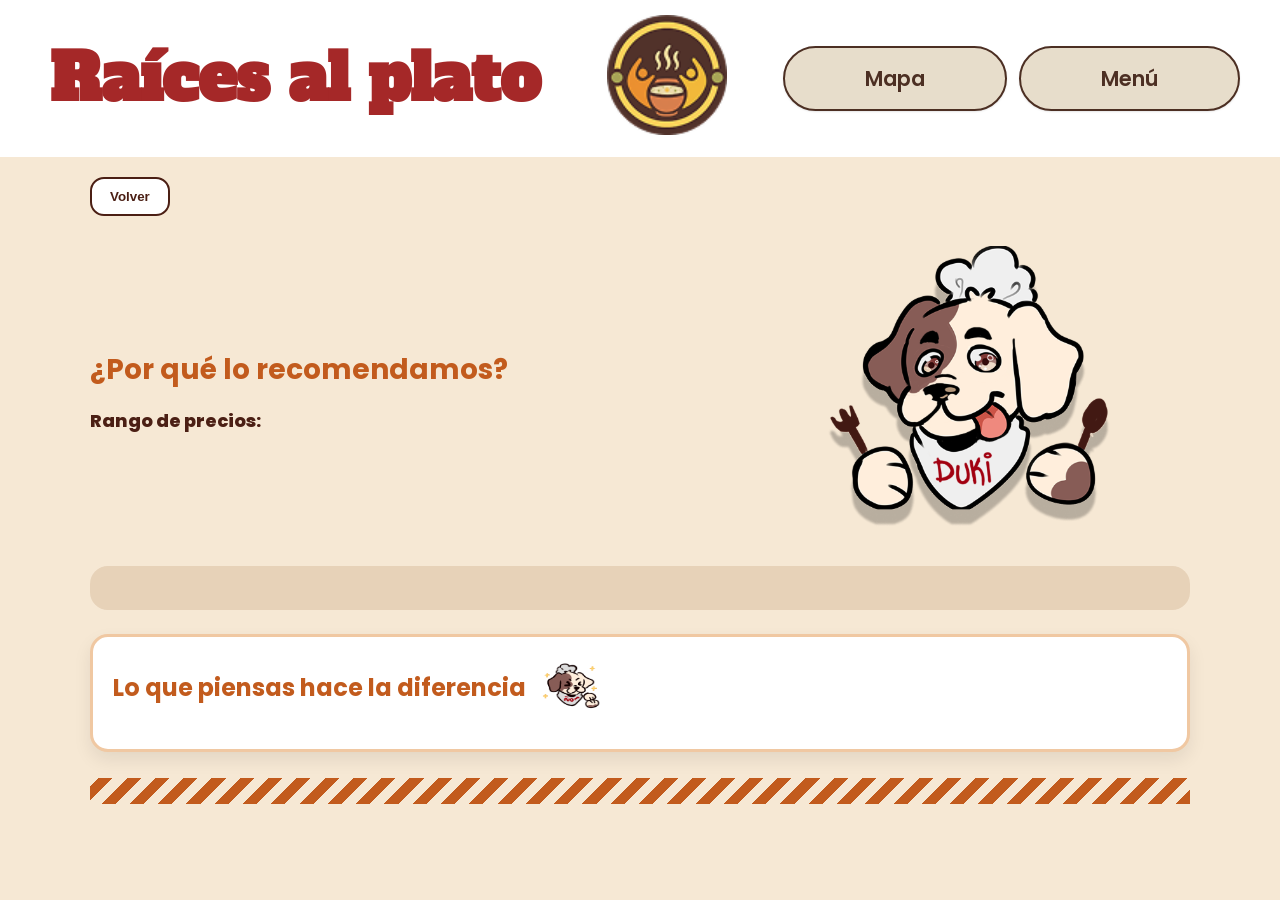
<file: restaurante.html>
<!DOCTYPE html>
<html lang="es">
<head>
  <meta charset="UTF-8">
  <meta name="viewport" content="width=device-width, initial-scale=1.0">
  <title>Restaurante - Raíces al plato</title>
  <link rel="stylesheet" href="estilos/header.css">
  <link rel="stylesheet" href="estilos/restaurante.css">
<link href="https://fonts.googleapis.com/css2?family=Alfa+Slab+One&family=Comme:wght@100..900&family=Lato:ital,wght@0,100;0,300;0,400;0,700;0,900;1,100;1,300;1,400;1,700;1,900&display=swap" rel="stylesheet">
  <link href="https://fonts.googleapis.com/css2?family=Poppins:wght@500;600;700;800&display=swap" rel="stylesheet">
</head>
<body>
  <header>
    <div class="titulo">
      <h1>Raíces al plato</h1>
    </div>
    <div class="logo">
      <a href="index.html">
        <img src="imagenes/logo.png" alt="Logo Raíces al Plato">
      </a>
    </div>
    <nav>
      <button onclick="window.location.href='mapa.html'">Mapa</button>
      <button onclick="window.location.href='menu.html'">Menú</button>
    </nav>
  </header>

  <main class="rest-page">
    <div class="breadcrumb">
      <button class="volver" onclick="history.back()">Volver</button>
      <span id="rest-breadcrumb"></span>
    </div>

    <section class="encabezado">
      <div class="texto">
        <h1 id="rest-nombre"></h1>
        <h2>¿Por qué lo recomendamos?</h2>
        <p id="rest-descripcion"></p>
        <div class="precio">
          <span class="label">Rango de precios: </span>
          <span id="rest-precio"></span>
        </div>
      </div>
      <div class="ilustracion">
        <img src="imagenes/perroprincipal 1.png" alt="Duki chef">
      </div>
    </section>

    <section class="galeria">
      <div id="galeria-grid" class="galeria-grid"></div>
    </section>

    <section class="ideal">
      <h3 id="rest-ideal"></h3>
    </section>

    <section class="resenas">
      <div class="resenas-header">
        <h2>Lo que piensas hace la diferencia</h2>
        <img src="imagenes/perroalalado.png" alt="Duki feliz">
      </div>
      <div id="lista-resenas" class="resenas-lista"></div>
    </section>

    <div class="pattern"></div>
  </main>

  <script src="js/restaurante.js"></script>
</body>
</html>
</file>
<file: estilos/header.css>
/* ----- FUENTE GENERAL ----- */
body {
  margin: 0;
  font-family: 'Alfa Slab One';
  background-color: #ffffff;
}

/* ----- HEADER ----- */
header {
  display: flex;
  position: relative;
  z-index: 10;
  justify-content: space-between;
  align-items: center;
  background-color: #fff;
  padding: 15px 40px;
}

/* ----- TÍTULO ----- */
.titulo h1 {
    font-family: 'Alfa Slab One';
  color: #a52828; /* rojo vino */
  font-size: 4rem;
  margin: 10px;
}

/* ----- LOGO ----- */
.logo img {
  width: 120px;
  height: 120px;
}

/* ----- NAVEGACIÓN ----- */
nav {
  display: flex;
  gap: 12px;
}

/* ----- BOTONES ----- */
nav button {
  background-color: #e7ddcb; /* beige */
  color: #4c2f23; /* marrón oscuro */
  border: 2px solid #4c2f23;
  border-radius: 99999px; /* forma de cápsula */
  padding: 15px 80px;
  font-size: 1.3rem;
  font-family: 'Poppins', sans-serif; /* más moderna */
  font-weight: 600;
  cursor: pointer;
  transition: all 0.25s cubic-bezier(0.25, 1.2, 0.5, 1);

  box-shadow: 0 1px 2px rgba(0, 0, 0, 0.1);
}

nav button:hover {
 background-color: #d8cbb6; /* un poco más oscuro */
  color: #3b2317;
  text-shadow: 0 0 6px rgba(0, 0, 0, 0.2); /* resalta texto */
  transform: scale(1.05); /* crece solo el texto, no el botón */
  box-shadow: 0 4px 10px rgba(0, 0, 0, 0.15);
}
</file>
<file: estilos/encuesta.css>
body {
  margin: 0;
  font-family: 'Poppins', sans-serif;
  background: #f4e7d3;
  color: #4b1f14;
}

.encuesta {
  max-width: 960px;
  margin: 30px auto 80px;
  padding: 0 20px;
}

.intro {
  text-align: center;
  margin-bottom: 20px;
}

.intro h1 {
  margin: 6px 0;
  font-size: 40px;
  color: #c25b1d;
}

.intro p {
  margin: 0;
  color: #5c4030;
}

.pregunta {
  background: #fff7ec;
  padding: 26px 24px;
  margin-top: 18px;
  border-radius: 16px;
  border: 3px solid #f0c8a2;
  box-shadow: 0 8px 20px rgba(0,0,0,0.05);
}

.pregunta h2 {
  margin: 0 0 16px;
  font-size: 20px;
  color: #4b1f14;
}

.opciones {
  display: flex;
  flex-direction: column;
  gap: 12px;
}

.pill {
  background: #ff8b3e;
  border: none;
  border-radius: 999px;
  color: #4b1f14;
  font-size: 16px;
  font-weight: 700;
  padding: 14px 18px;
  cursor: pointer;
  transition: transform 0.15s ease, box-shadow 0.15s ease, background 0.15s ease;
}

.pill:hover {
  transform: translateY(-2px);
  box-shadow: 0 10px 18px rgba(0,0,0,0.15);
}

.pill.seleccionado {
  background: #c25b1d;
  color: #fff;
  box-shadow: 0 10px 18px rgba(0,0,0,0.18);
}

.acciones {
  text-align: center;
  margin-top: 22px;
}

.boton-principal {
  background: #4b1f14;
  color: #fff;
  border: none;
  border-radius: 999px;
  padding: 16px 34px;
  font-size: 18px;
  font-weight: 700;
  cursor: pointer;
  transition: transform 0.15s ease, box-shadow 0.15s ease;
}

.boton-principal:hover {
  transform: translateY(-2px);
  box-shadow: 0 12px 20px rgba(0,0,0,0.15);
}

.nota {
  color: #6b4c39;
  margin-top: 10px;
  font-size: 14px;
}

@media (max-width: 640px) {
  .pregunta {
    padding: 18px 16px;
  }

  .pill {
    font-size: 15px;
    text-align: left;
  }
}
</file>
<file: estilos/mapa.css>
body {
    margin: 0;
    background: #eaddc4;
    font-family: 'Poppins', sans-serif;
}

.zona-container {
    width: 100%;
    padding: 30px 0 10px;
    text-align: center;
}

.title {
    font-size: 48px;
    margin-bottom: 10px;
    color: #4b1f14;
    font-weight: 900;
}

.title-sec {
    font-size: 36px;
    text-align: center;
    color: #4b1f14;
}

.sub {
    margin: 0 auto 18px;
    color: #5c4030;
    text-align: center;
}

.contenido {
    width: 100%;
    display: flex;
    justify-content: center;
    align-items: center;
    gap: 80px;
}

.mapa {
    position: relative;
    width: 700px;
    height: auto;
}

.mapa img {
    width: 100%;
    height: auto;
}

.mapa-puntos {
    position: absolute;
    inset: 0;
}

.punto {
    position: absolute;
    width: 42px;
    height: 42px;
    border-radius: 50%;
    border: 3px solid #4b1f14;
    transform: translate(-50%, -50%);
    cursor: pointer;
    box-shadow: 0 6px 12px rgba(0,0,0,0.2);
    transition: transform 0.1s ease, box-shadow 0.1s ease;
    display: flex;
    align-items: center;
    justify-content: center;
    background-size: 70%;
    background-position: center;
    background-repeat: no-repeat;
    font-size: 20px;
    color: #fff;
}

.punto:hover {
    transform: translate(-50%, -50%) scale(1.05);
    box-shadow: 0 10px 18px rgba(0,0,0,0.25);
}

.punto-comida {
    background: #ff8b3e;
}

.punto-bebida {
    background: #3f92e5;
}

@media (max-width: 700px) {
    .punto {
        width: 34px;
        height: 34px;
        font-size: 16px;
    }
}

/* Botones zona */
.botones {
    display: flex;
    flex-direction: column;
    align-items: center;
    gap: 18px;
}

.botones button {
    width: 220px;
    padding: 15px 0;
    background: #ff8b3e;
    border: none;
    border-radius: 40px;
    font-size: 32px;
    font-weight: 700;
    cursor: pointer;
    color: #4b1f14;
    transition: .2s;
}

.botones button:hover {
    transform: scale(1.05);
}

.botones button.activo {
    background: #c25b1d;
    color: #fff;
}

.filtros-panel {
    display: flex;
    justify-content: center;
    align-items: center;
    gap: 16px;
    margin: 10px auto 30px;
    padding: 0 24px;
}

.filtros-resumen {
    display: flex;
    flex-wrap: wrap;
    gap: 10px;
}

.tag {
    background: #4b1f14;
    color: #fff;
    padding: 8px 14px;
    border-radius: 999px;
    font-size: 14px;
    text-transform: capitalize;
}

.boton-reset {
    background: #fff;
    border: 2px solid #4b1f14;
    color: #4b1f14;
    padding: 10px 16px;
    border-radius: 12px;
    cursor: pointer;
    font-weight: 700;
}

.restaurantes-grid {
    display: grid;
    grid-template-columns: repeat(auto-fit, minmax(240px, 1fr));
    gap: 18px;
    padding: 0 28px 40px;
}

.detalle {
    margin: 18px auto 0;
    max-width: 720px;
    background: #fff;
    border-radius: 18px;
    padding: 16px;
    border: 3px solid #f0c8a2;
    box-shadow: 0 8px 15px rgba(0,0,0,0.08);
    text-align: left;
}

.detalle-nombre {
    font-weight: 800;
    color: #4b1f14;
    font-size: 20px;
}

.detalle-meta,
.detalle-dir,
.detalle-momentos {
    margin: 6px 0;
    color: #4b1f14;
}

.card {
    background: #fff;
    border-radius: 18px;
    padding: 18px;
    border: 3px solid #f0c8a2;
    box-shadow: 0 8px 15px rgba(0,0,0,0.08);
}

.card-title {
    font-weight: 800;
    color: #4b1f14;
    font-size: 18px;
    margin-bottom: 8px;
}

.card-meta {
    display: flex;
    gap: 8px;
    margin-bottom: 6px;
}

.badge {
    background: #ff8b3e;
    color: #4b1f14;
    padding: 6px 10px;
    border-radius: 12px;
    font-weight: 700;
    font-size: 12px;
    text-transform: capitalize;
}

.card-dir,
.card-momentos,
.card-tip {
    margin: 4px 0;
    color: #4b1f14;
    font-size: 14px;
}

.card-tip {
    color: #c25b1d;
    font-weight: 700;
}

.card-actions {
    margin-top: 10px;
}

.btn-link {
    display: inline-block;
    background: #4b1f14;
    color: #fff;
    padding: 10px 14px;
    border-radius: 10px;
    text-decoration: none;
    font-weight: 700;
    border: 2px solid #4b1f14;
}

.btn-link:hover {
    background: #fff;
    color: #4b1f14;
}

.empty {
    text-align: center;
    color: #4b1f14;
    background: #fff;
    padding: 20px;
    border-radius: 14px;
    margin: 0 28px 40px;
    border: 2px dashed #c25b1d;
}

@media (max-width: 1000px) {
    .contenido {
        flex-direction: column;
        gap: 30px;
    }

    .mapa {
        width: 90%;
    }
}
</file>
<file: estilos/menu.css>
/* === RESET GENERAL === */
* {
  margin: 0;
  padding: 0;
  box-sizing: border-box;
  font-family: 'Poppins', sans-serif;
}

body {
  background-color: #fdfaf6;
  background-image: url('/imagenes/fondodibujo.png'); /* Cambia por tu imagen */
  background-size: cover;
  background-repeat: repeat;
  margin:0;
  padding:0; 
}


/* === SUBNAV === */
.subnav {
  display: flex;
  align-items: center;
  gap: 15px;
  justify-content: space-between; /* Mantiene botones a la izq y barra a la derecha */
  padding: 15px 40px;
  background-color: #E6DCCB;
  border-bottom: 1px solid #d3c8b4;
  font-size: 14px;
}

.subnav .filter-btn {
  border: none;
  padding: 10px 28px;
  cursor: pointer;
  font-size: 15px;
  font-weight: 600;
  box-shadow: -4px 4px 0 #b69c7e;
  background-color: #e7ddcb; /* beige */
  color: #4c2f23; /* marrón oscuro */
  border: 2px solid #4c2f23;
  border-radius: 99999px; /* forma de cápsula */
  font-family: 'Poppins', sans-serif; /* más moderna */
  font-weight: 600;
  cursor: pointer;
  transition: all 0.25s cubic-bezier(0.25, 1.2, 0.5, 1);

  box-shadow: 0 1px 2px rgba(0, 0, 0, 0.1);
}

.search-box {
  margin-left: auto; /* Empuja la barra de búsqueda a la derecha */
  display: flex;
  align-items: center;
  background-color: #fff;
  border: 1px solid #ccc;
  padding: 6px 14px;
  border-radius: 25px;
  width: 380px;
  gap: 10px;
}

.search-box input {
  border: none;
  outline: none;
  width: 100%;
  font-size: 15px;
}

/* === GRID === */
.grid {
  display: grid;
  grid-template-columns: repeat(3, 1fr); /* 3 columnas fijas */
  gap: 40px;
  padding: 40px;
  justify-items: center;
}

.item {
  width: 360px;
  background-color: #fff;
  border-radius: 25px;
  box-shadow: -15px 15px 0 #CDC5C2;
  padding-bottom: 30px;
  overflow: hidden;
}

.item img {
  width: 100%;
  height: 210px;
  object-fit: cover;
}

.item button {
  display: block;
  margin: 15px auto 0 auto;
  background-color: #D07A49;
  color: #fff;
  border: none;
  font-weight: 600;
  padding: 10px 20px;
  border-radius: 20px;
  font-size: 18px;
  cursor: pointer;
  display: flex;
  align-items: center;
  gap: 8px;
}

.bottom-dog {
  width: 100%;
  display: flex;
  justify-content: center;
  margin: 0;
  padding: 0;
}

.bottom-dog img {
  width: 90%;        /* grande, tipo mockup */
  max-width: 1000px; /* no se deforma en pantallas grandes */
  display: block;
  margin: 0;
  padding: 0;
}
</file>
<file: estilos/changua.css>
/* ===========================
   ESTILOS GENERALES
=========================== */
body {
    margin: 0;
    font-family: 'Poppins', sans-serif;
    background-color: #f5efe6;
    /* más claro como la imagen */
    color: #8b2e1f;
}

.pagina-changua {
    width: 100%;
    margin: 0 auto;
}


/* ===========================
   BREADCRUMB + BOTÓN VOLVER
=========================== */
.breadcrumb {
    display: flex;
    align-items: center;
    gap: 12px;
    padding: 25px 50px;
    font-size: 16px;
    color: #4a2d22;
}

.breadcrumb a {
    color: #4a2d22;
    text-decoration: none;
    font-weight: 600;
}

.breadcrumb a:hover {
    text-decoration: underline;
}

.volver {
    padding: 6px 22px;
    border-radius: 18px;
    border: 2px solid #4a2d22;
    background: #fff;
    cursor: pointer;
    font-size: 14px;
    color: #4a2d22;
    font-weight: 600;
}


/* ===========================
   SECCIÓN INTRO
=========================== */
.intro {
    display: flex;
    justify-content: center;
    align-items: flex-start;
    padding: 10px 30px;
    gap: 80px;
}

.titulo-video h2 {
    font-size: 50px;
    font-weight: 800;
    color: #8b2e1f;
    margin-bottom: 25px;
}

.video-card {
    width: 420px;
    min-height: 274px;
    background: #543425;
    padding: 12px;
    border-radius: 25px;
    position: relative;
    overflow: hidden;
}

.video-player {
    width: 100%;
    height: 250px;
    object-fit: cover;
    border-radius: 18px;
    display: block;
    background: #000;
}

.video-card.is-yt .video-player {
    display: none;
}

.video-player--yt {
    position: absolute;
    inset: 12px;
    width: calc(100% - 24px);
    height: calc(100% - 24px);
    border: 0;
    border-radius: 18px;
    display: none;
    background: #000;
}

.video-overlay {
    position: absolute;
    inset: 12px;
    display: flex;
    justify-content: center;
    align-items: center;
    border-radius: 18px;
    cursor: pointer;
    overflow: hidden;
    background: linear-gradient(180deg, rgba(0, 0, 0, 0.05), rgba(0, 0, 0, 0.45));
    transition: opacity 0.25s ease;
}

.video-card.is-playing .video-overlay {
    opacity: 0;
    pointer-events: none;
}

.video-img {
    width: 100%;
    height: 100%;
    object-fit: cover;
    border-radius: 18px;
    filter: brightness(0.7);
}

.play-btn {
    position: absolute;
    width: 74px;
    height: 74px;
    border-radius: 50%;
    display: flex;
    justify-content: center;
    align-items: center;
    color: white;
    font-size: 28px;
    background: rgba(74, 45, 34, 0.9);
    border: 5px solid #543425;
    box-shadow: 0 8px 16px rgba(0, 0, 0, 0.25);
    transform: translateY(0);
    transition: transform 0.2s ease, box-shadow 0.2s ease;
    pointer-events: none;
}

.video-overlay:hover .play-btn {
    transform: translateY(-2px) scale(1.03);
    box-shadow: 0 12px 22px rgba(0, 0, 0, 0.25);
}

.video-card.no-video .video-overlay {
    background: linear-gradient(180deg, rgba(0, 0, 0, 0.35), rgba(0, 0, 0, 0.65));
    cursor: default;
}

.video-card.no-video .play-btn {
    width: auto;
    padding: 12px 18px;
    font-size: 16px;
    letter-spacing: 0.5px;
    border-radius: 16px;
}

.dog-big
{
   display: flex;
   justify-self: center;
}

.dog-sticker {
    width: 160px;
    margin-top: 15px;
    margin-left: 130px;
}

.descripcion {
    width: 480px;
}

.descripcion h2 {
    font-size: 48px;
    font-weight: 800;
}

.descripcion p {
    font-size: 30px;
    line-height: 1.7;
    color: #000;
    text-align: justify;
}


/* ===========================
   INGREDIENTES
=========================== */
.ingredientes {
    display: flex;
    justify-content: center;
    align-items: center;
    gap: 90px;
    padding: 80px 80px;
    background: #f5e7cf;
    position: relative;
}

.ingredientes h2 {
    font-size: 48px;
    font-weight: 800;
}

.ingredientes ul {
    list-style: none;
    padding: 0;
    margin-top: 15px;
    font-size: 20px;
}

.ingredientes li {
    color: #000;
    margin-bottom: 12px;
    display: flex;
    align-items: center;
    gap: 10px;
}

.img-rounded {
    width: 300px;
    height: 300px;
    border-radius: 50%;
    object-fit: cover;
    border: 18px solid #c87d4f;
}


/* ===========================
   DESCRIPCIÓN FINAL
=========================== */
.descripcion-final {
    background-color: #f5efe6;
}

.descripcion-final h2 {
    font-size: 48px;
    color: #8b2e1f;
    font-weight: 800;
    margin-bottom: 40px;
    display: flex;
    justify-self: center;
}

.descripcion-content {
    display: flex;
    align-items: center;
    justify-content: center;
    gap: 60px;
}

.img-gear {
    width: 260px;
    height: 260px;
    border-radius: 50%;
    border: 18px solid #543425;
    margin-right: 150px;
    object-fit: cover;
}

.descripcion-content p {
    width: 520px;
    font-size: 30px;
    line-height: 1.7;
    color: #000;
    text-align: justify;
}

.bottom-dog {
    width: 100%;
    display: flex;
    justify-content: center;
    margin: 0;
    padding: 0;
}

.bottom-dog img {
    width: 90%;
    /* grande, tipo mockup */
    max-width: 1000px;
    /* no se deforma en pantallas grandes */
    display: block;
    margin: 0;
    justify-content: center;
    padding: -100px;
}


/* ===========================
   LUGARES
=========================== */
.lugares {
    background-color: #f5e7cf;
    padding: 40px 60px;
}

.lugares h2 {
    text-align: center;
    font-size: 45px;
    color: #543425;
    margin-bottom: 40px;
    font-weight: 800;
}

.tarjetas {
    display: flex;
    justify-content: center;
    gap: 40px;
}

.tarjeta {
    width: 290px;
    background: #fbf6ed;
    padding: 18px;
    border-radius: 25px;
    box-shadow: 0 3px 8px rgba(0, 0, 0, 0.1);
    border: 4px solid #b8956f;
}

.tarjeta img {
    width: 100%;
    height: 170px;
    object-fit: cover;
    border-radius: 20px;
}

.tarjeta h3 {
    text-align: center;
    color: #c87d4f;
    font-weight: 800;
    margin: 15px 0 5px;
    font-size: 22px;
}

.tarjeta p {
    font-size: 17px;
    color: #000;
    text-align: center;
}

.tarjeta .btn-link {
    display: flex;
    justify-content: center;
    background: #4a2d22;
    color: #fff;
    padding: 10px 14px;
    border-radius: 12px;
    text-decoration: none;
    font-weight: 700;
}

.tarjeta .btn-link:hover {
    background: #fbf6ed;
    color: #4a2d22;
    border: 2px solid #4a2d22;
}
</file>
<file: estilos/restaurante.css>
body {
  margin: 0;
  font-family: 'Poppins', sans-serif;
  background: #f6e8d4;
  color: #4b1f14;
}

.rest-page {
  max-width: 1100px;
  margin: 0 auto;
  padding: 0 20px 60px;
}

.breadcrumb {
  display: flex;
  align-items: center;
  gap: 12px;
  padding: 20px 0 10px;
  font-size: 16px;
  color: #4b1f14;
}

.breadcrumb a {
  color: #4b1f14;
  text-decoration: none;
  font-weight: 700;
}

.breadcrumb a:hover {
  text-decoration: underline;
}

.volver {
  padding: 10px 18px;
  border-radius: 14px;
  border: 2px solid #4b1f14;
  background: #fff;
  cursor: pointer;
  font-weight: 700;
  color: #4b1f14;
}

.encabezado {
  display: grid;
  grid-template-columns: 1.2fr 0.8fr;
  align-items: center;
  gap: 30px;
  padding: 20px 0 10px;
}

.encabezado h1 {
  margin: 0;
  font-size: 38px;
}

.encabezado h2 {
  margin: 6px 0 12px;
  color: #c25b1d;
  font-size: 28px;
}

.encabezado p {
  line-height: 1.6;
  margin: 0 0 16px;
}

.precio {
  font-weight: 800;
  font-size: 18px;
}

.precio .label {
  color: #4b1f14;
}

.precio #rest-precio {
  color: #c25b1d;
}

.ilustracion img {
  max-width: 300px;
  display: block;
  margin: 0 auto;
}

.galeria {
  margin: 10px 0 10px;
}

.galeria-grid {
  display: grid;
  grid-template-columns: repeat(auto-fit, minmax(200px, 1fr));
  gap: 16px;
}

.galeria-grid img {
  width: 100%;
  aspect-ratio: 4 / 5;
  height: auto;
  max-height: 480px;
  object-fit: cover;
  image-rendering: auto;
  border-radius: 16px;
  box-shadow: 0 8px 18px rgba(0,0,0,0.15);
}

.ideal {
  background: #e7d2b8;
  border-radius: 18px;
  padding: 22px;
  margin: 16px 0 24px;
}

.ideal h3 {
  margin: 0;
  font-size: 24px;
  color: #4b1f14;
}

.resenas {
  background: #fff;
  border-radius: 18px;
  padding: 20px;
  border: 3px solid #f0c8a2;
  box-shadow: 0 8px 18px rgba(0,0,0,0.08);
}

.resenas-header {
  display: flex;
  align-items: center;
  gap: 16px;
  margin-bottom: 12px;
}

.resenas-header h2 {
  margin: 0;
  color: #c25b1d;
}

.resenas-header img {
  width: 60px;
  height: 60px;
}

.resenas-lista {
  display: flex;
  flex-direction: column;
  gap: 12px;
}

.resena {
  border: 2px solid #f0c8a2;
  border-radius: 12px;
  padding: 12px;
  background: #fffaf3;
}

.resena header {
  display: flex;
  align-items: center;
  gap: 10px;
  font-weight: 700;
}

.rating {
  color: #f7a30a;
}

.resena .fuente {
  color: #6b4c39;
  font-size: 13px;
}

.resena p {
  margin: 6px 0 0;
  line-height: 1.5;
  color: #4b1f14;
}

.empty {
  padding: 14px;
  border-radius: 10px;
  background: #fff8ec;
  border: 2px dashed #c25b1d;
  color: #4b1f14;
  text-align: center;
}

.pattern {
  height: 26px;
  margin-top: 26px;
  background: repeating-linear-gradient(
    -45deg,
    #c25b1d 0,
    #c25b1d 10px,
    transparent 10px,
    transparent 20px
  );
}

@media (max-width: 900px) {
  .encabezado {
    grid-template-columns: 1fr;
    text-align: center;
  }

  .encabezado p {
    text-align: left;
  }

  .ilustracion img {
    margin-top: 10px;
  }
}
</file>
